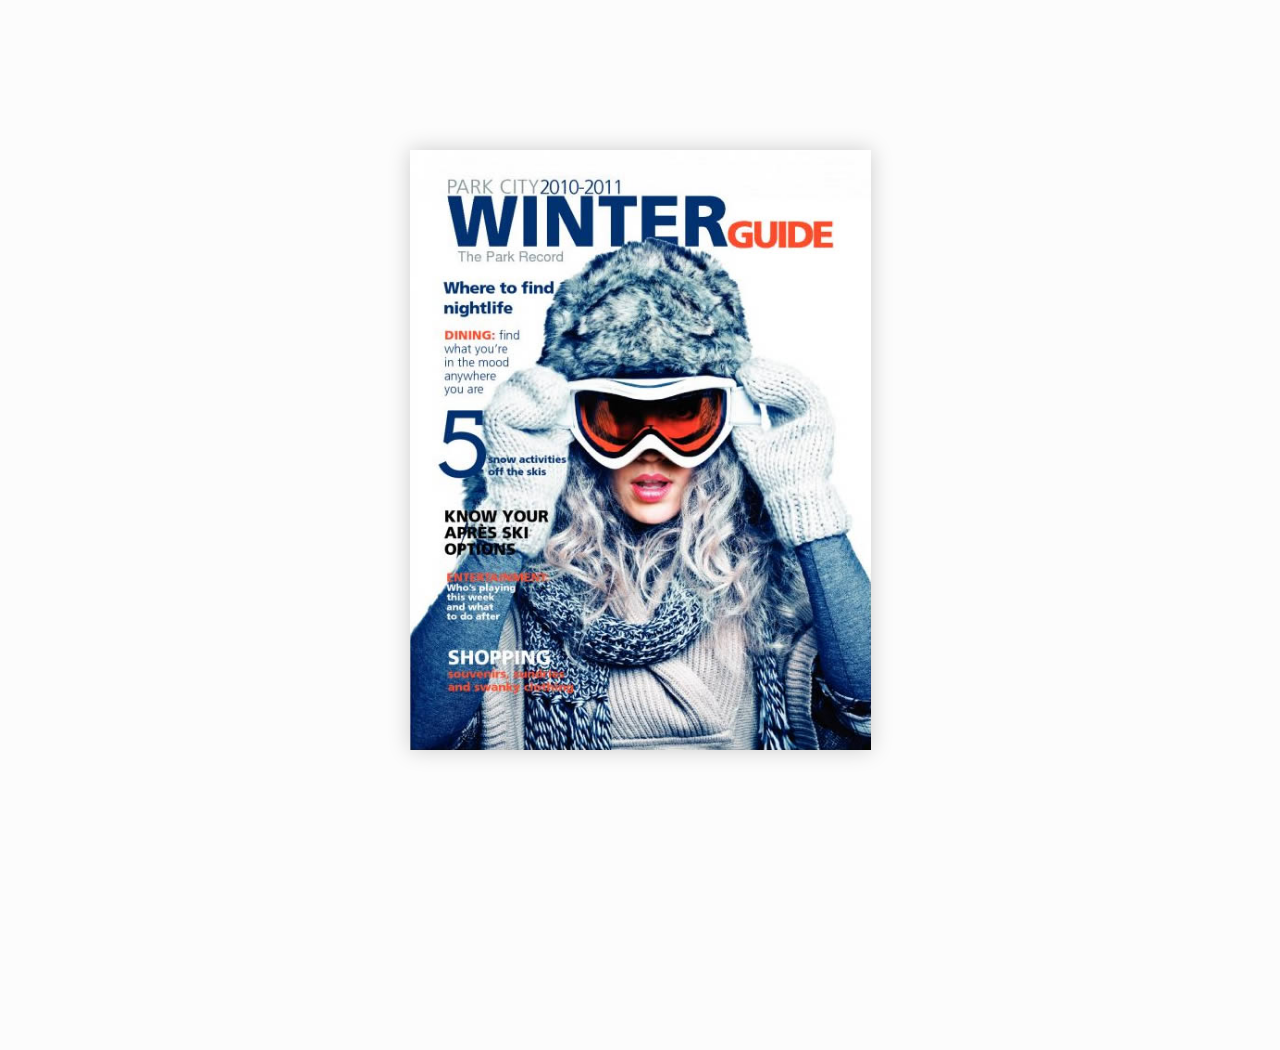
<file: turnjs4/samples/basic/index.html>
<!doctype html>
<!--[if lt IE 7 ]> <html lang="en" class="ie6"> <![endif]-->
<!--[if IE 7 ]>    <html lang="en" class="ie7"> <![endif]-->
<!--[if IE 8 ]>    <html lang="en" class="ie8"> <![endif]-->
<!--[if IE 9 ]>    <html lang="en" class="ie9"> <![endif]-->
<!--[if !IE]><!--> <html lang="en"> <!--<![endif]-->
<head>
<meta name="viewport" content="width = 1050, user-scalable = no" />
<script type="text/javascript" src="../../extras/jquery.min.1.7.js"></script>
<script type="text/javascript" src="../../extras/modernizr.2.5.3.min.js"></script>
</head>
<body>

<div class="flipbook-viewport">
	<div class="container">
		<div class="flipbook">
			<div style="background-image:url(pages/1.jpg)"></div>
			<div style="background-image:url(pages/2.jpg)"></div>
			<div style="background-image:url(pages/3.jpg)"></div>
			<div style="background-image:url(pages/4.jpg)"></div>
			<div style="background-image:url(pages/5.jpg)"></div>
			<div style="background-image:url(pages/6.jpg)"></div>
			<div style="background-image:url(pages/7.jpg)"></div>
			<div style="background-image:url(pages/8.jpg)"></div>
			<div style="background-image:url(pages/9.jpg)"></div>
			<div style="background-image:url(pages/10.jpg)"></div>
			<div style="background-image:url(pages/11.jpg)"></div>
			<div style="background-image:url(pages/12.jpg)"></div>
		</div>
	</div>
</div>


<script type="text/javascript">

function loadApp() {

	// Create the flipbook

	$('.flipbook').turn({
			// Width

			width:922,
			
			// Height

			height:600,

			// Elevation

			elevation: 50,
			
			// Enable gradients

			gradients: true,
			
			// Auto center this flipbook

			autoCenter: true

	});
}

// Load the HTML4 version if there's not CSS transform

yepnope({
	test : Modernizr.csstransforms,
	yep: ['../../lib/turn.js'],
	nope: ['../../lib/turn.html4.min.js'],
	both: ['css/basic.css'],
	complete: loadApp
});

</script>

</body>
</html>
</file>
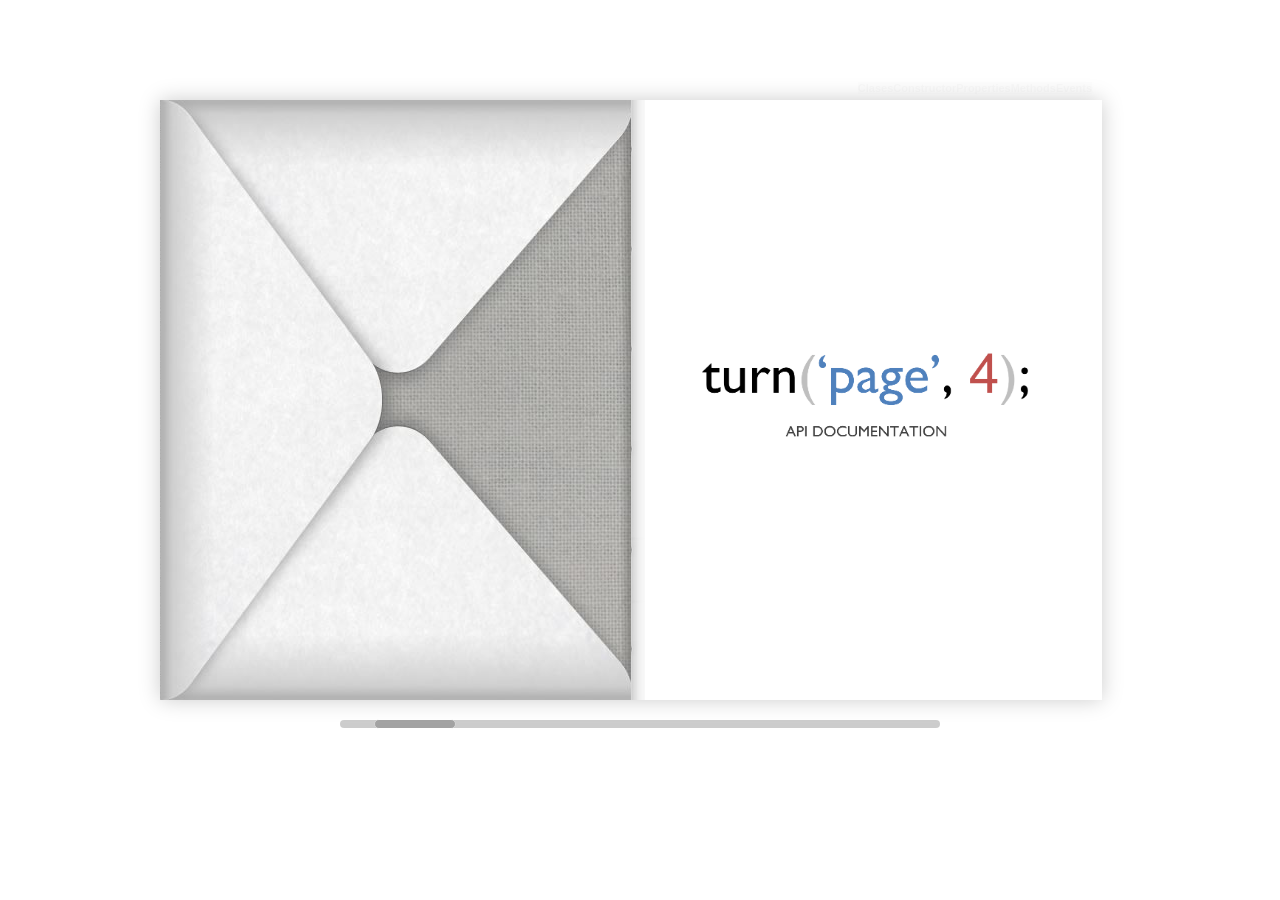
<file: turnjs4/samples/docs/index.html>
<!doctype html>
<!--[if lt IE 7 ]> <html lang="en" class="ie6"> <![endif]-->
<!--[if IE 7 ]>    <html lang="en" class="ie7"> <![endif]-->
<!--[if IE 8 ]>    <html lang="en" class="ie8"> <![endif]-->
<!--[if IE 9 ]>    <html lang="en" class="ie9"> <![endif]-->
<!--[if !IE]><!--> <html lang="en"> <!--<![endif]-->
<head>
<script type="text/javascript" src="../../extras/jquery.min.1.7.js"></script>
<script type="text/javascript" src="../../extras/jquery-ui-1.8.20.custom.min.js"></script>
<script type="text/javascript" src="../../extras/jquery.mousewheel.min.js"></script>
<script type="text/javascript" src="../../extras/modernizr.2.5.3.min.js"></script>
<script type="text/javascript" src="../../lib/hash.js"></script>

</head>
<body>

<div id="canvas">
	<div id="book-zoom">
		<div class="sample-docs">
			<div ignore="1" class="tabs"><div class="left">  </div> <div class="right"> </div></div>
			<div class="hard"></div>
			<div class="hard"></div>
			<div class="hard p29"></div>
			<div class="hard p30"></div>
		</div>
	</div>


	<div id="slider-bar" class="turnjs-slider">
		<div id="slider"></div>
	</div>
</div>


<script type="text/javascript">

function loadApp() {

	var flipbook = $('.sample-docs');

	// Check if the CSS was already loaded
	
	if (flipbook.width()==0 || flipbook.height()==0) {
		setTimeout(loadApp, 10);
		return;
	}

	// Mousewheel

	$('#book-zoom').mousewheel(function(event, delta, deltaX, deltaY) {

		var data = $(this).data(),
			step = 30,
			flipbook = $('.sample-docs'),
			actualPos = $('#slider').slider('value')*step;

		if (typeof(data.scrollX)==='undefined') {
			data.scrollX = actualPos;
			data.scrollPage = flipbook.turn('page');
		}

		data.scrollX = Math.min($( "#slider" ).slider('option', 'max')*step,
			Math.max(0, data.scrollX + deltaX));

		var actualView = Math.round(data.scrollX/step),
			page = Math.min(flipbook.turn('pages'), Math.max(1, actualView*2 - 2));

		if ($.inArray(data.scrollPage, flipbook.turn('view', page))==-1) {
			data.scrollPage = page;
			flipbook.turn('page', page);
		}

		if (data.scrollTimer)
			clearInterval(data.scrollTimer);
		
		data.scrollTimer = setTimeout(function(){
			data.scrollX = undefined;
			data.scrollPage = undefined;
			data.scrollTimer = undefined;
		}, 1000);

	});

	// Slider

	$( "#slider" ).slider({
		min: 1,
		max: 100,

		start: function(event, ui) {
			if (!window._thumbPreview) {
				_thumbPreview = $('<div />', {'class': 'thumbnail'}).html('<div></div>');
				setPreview(ui.value);
				_thumbPreview.appendTo($(ui.handle));
			} else
				setPreview(ui.value);

			moveBar(false);
		},

		slide: function(event, ui) {
			setPreview(ui.value);
		},

		stop: function() {
			if (window._thumbPreview)
				_thumbPreview.removeClass('show');
			
			$('.sample-docs').turn('page', Math.max(1, $(this).slider('value')*2 - 2));
		}
	});


	// URIs
	
	Hash.on('^page\/([0-9]*)$', {
		yep: function(path, parts) {
			var page = parts[1];

			if (page!==undefined) {
				if ($('.sample-docs').turn('is'))
					$('.sample-docs').turn('page', page);
			}

		},
		nop: function(path) {

			if ($('.sample-docs').turn('is'))
				$('.sample-docs').turn('page', 1);
		}
	});

	// Arrows

	$(document).keydown(function(e){

		var previous = 37, next = 39;

		switch (e.keyCode) {
			case previous:

				$('.sample-docs').turn('previous');

			break;
			case next:
				
				$('.sample-docs').turn('next');

			break;
		}

	});

	// Create the flipbook

	flipbook.turn({
		elevation: 50,
		acceleration: false,
		gradients: true,
		autoCenter: true,
		duration: 1000,
		pages: 30,
		when: {

		turning: function(e, page, view) {
			
			var book = $(this),
			currentPage = book.turn('page'),
			pages = book.turn('pages');
				
			if (currentPage>3 && currentPage<pages-3) {
				if (page==1) {
					book.turn('page', 2).turn('stop').turn('page', page);
					e.preventDefault();
					return;
				} else if (page==pages) {
					book.turn('page', pages-1).turn('stop').turn('page', page);
					e.preventDefault();
					return;
				}
			} else if (page>3 && page<pages-3) {
				if (currentPage==1) {
					book.turn('page', 2).turn('stop').turn('page', page);
					e.preventDefault();
					return;
				} else if (currentPage==pages) {
					book.turn('page', pages-1).turn('stop').turn('page', page);
					e.preventDefault();
					return;
				}
			}

			Hash.go('page/'+page).update();

			if (page==1 || page==pages)
				$('.sample-docs .tabs').hide();
			

		},

		turned: function(e, page, view) {

			var book = $(this);

			$('#slider').slider('value', getViewNumber(book, page));

			if (page!=1 && page!=book.turn('pages'))
				$('.sample-docs .tabs').fadeIn(500);
			else
				$('.sample-docs .tabs').hide();

			book.turn('center');
			updateTabs();

		},

		start: function(e, pageObj) {
	
			moveBar(true);

		},

		end: function(e, pageObj) {
		
			var book = $(this);

			setTimeout(function() {
				$('#slider').slider('value', getViewNumber(book));
			}, 1);

			moveBar(false);

		},

		missing: function (e, pages) {

			for (var i = 0; i < pages.length; i++)
				addPage(pages[i], $(this));

		}
	}
	}). turn('page', 2);


	$('#slider').slider('option', 'max', numberOfViews(flipbook));

	flipbook.addClass('animated');


	// Show canvas

	$('#canvas').css({visibility: 'visible'});
}

// Hide canvas

$('#canvas').css({visibility: 'hidden'});

yepnope({
	test: Modernizr.csstransforms,
	yep: ['../../lib/turn.min.js', 'css/jquery.ui.css'],
	nope: ['../../lib/turn.html4.min.js', 'css/jquery.ui.html4.css'],
	both: ['css/docs.css', 'js/docs.js'],
	complete: loadApp
});

</script>

</body>
</html>
</file>
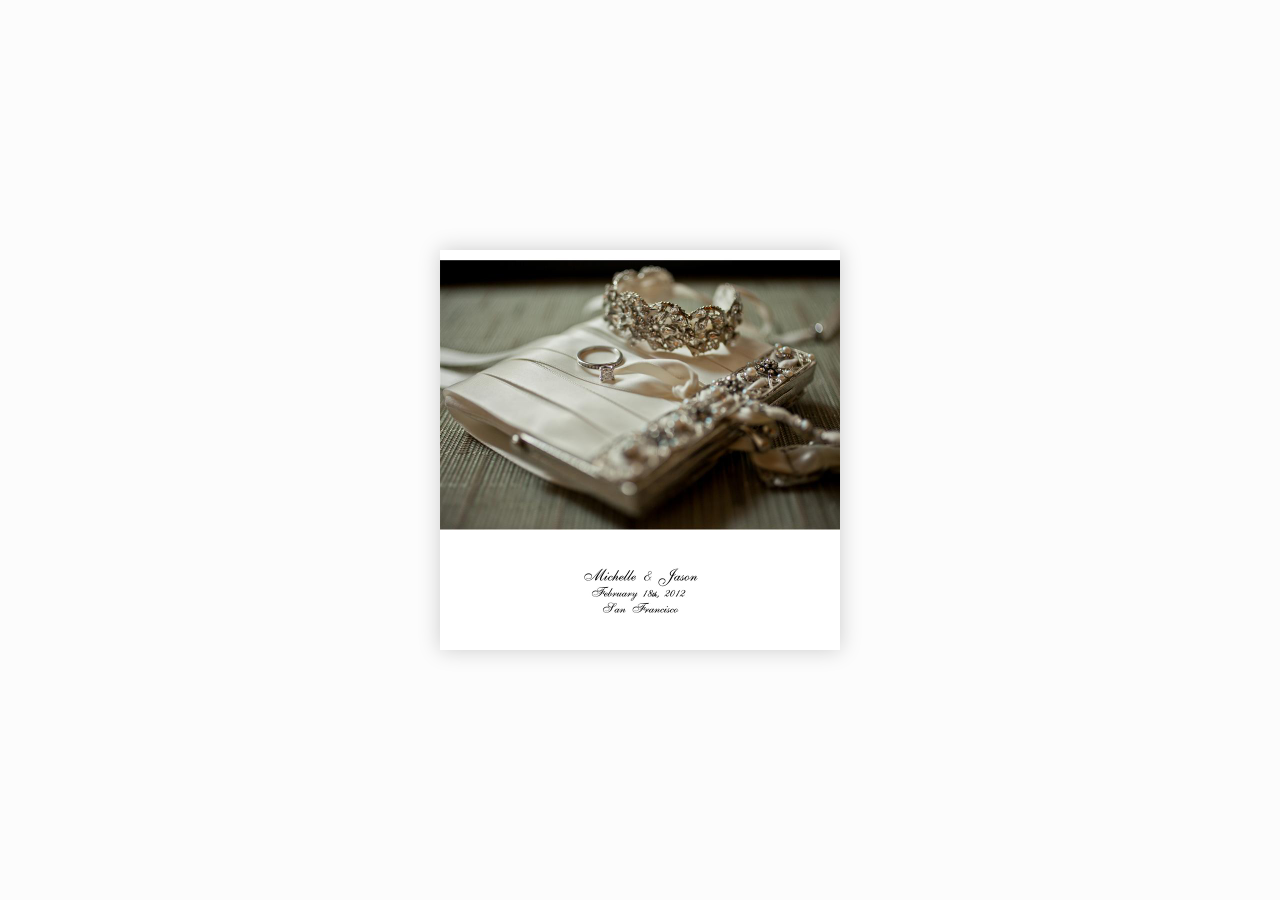
<file: turnjs4/samples/double-page/index.html>
<!doctype html>
<!--[if lt IE 7 ]> <html lang="en" class="ie6"> <![endif]-->
<!--[if IE 7 ]>    <html lang="en" class="ie7"> <![endif]-->
<!--[if IE 8 ]>    <html lang="en" class="ie8"> <![endif]-->
<!--[if IE 9 ]>    <html lang="en" class="ie9"> <![endif]-->
<!--[if !IE]><!--> <html lang="en"> <!--<![endif]-->
<head>
<meta name="viewport" content="width = 1050, user-scalable = no" />
<script type="text/javascript" src="../../extras/jquery.min.1.7.js"></script>
<script type="text/javascript" src="../../extras/modernizr.2.5.3.min.js"></script>
</head>
<body>

<div class="flipbook-viewport">
	<div class="container">
		<div class="flipbook">
			<div class="page" style="background-image:url(pages/1.jpg)"></div>
			<div class="double" style="background-image:url(pages/2.jpg)"></div>
			<div class="double" style="background-image:url(pages/3.jpg)"></div>
			<div class="double" style="background-image:url(pages/4.jpg)"></div>
			<div class="double" style="background-image:url(pages/5.jpg)"></div>
			<div class="double" style="background-image:url(pages/6.jpg)"></div>
			<div class="page" style="background-image:url(pages/7.jpg)"></div>
		</div>
	</div>
</div>


<script type="text/javascript">

function loadApp() {

	var flipbook = $('.flipbook');

 	// Check if the CSS was already loaded
	
	if (flipbook.width()==0 || flipbook.height()==0) {
		setTimeout(loadApp, 10);
		return;
	}

	$('.flipbook .double').scissor();

	// Create the flipbook

	$('.flipbook').turn({
			// Elevation

			elevation: 50,
			
			// Enable gradients

			gradients: true,
			
			// Auto center this flipbook

			autoCenter: true

	});
}

// Load the HTML4 version if there's not CSS transform

yepnope({
	test : Modernizr.csstransforms,
	yep: ['../../lib/turn.min.js'],
	nope: ['../../lib/turn.html4.min.js'],
	both: ['../../lib/scissor.min.js', 'css/double-page.css'],
	complete: loadApp
});

</script>

</body>
</html>
</file>
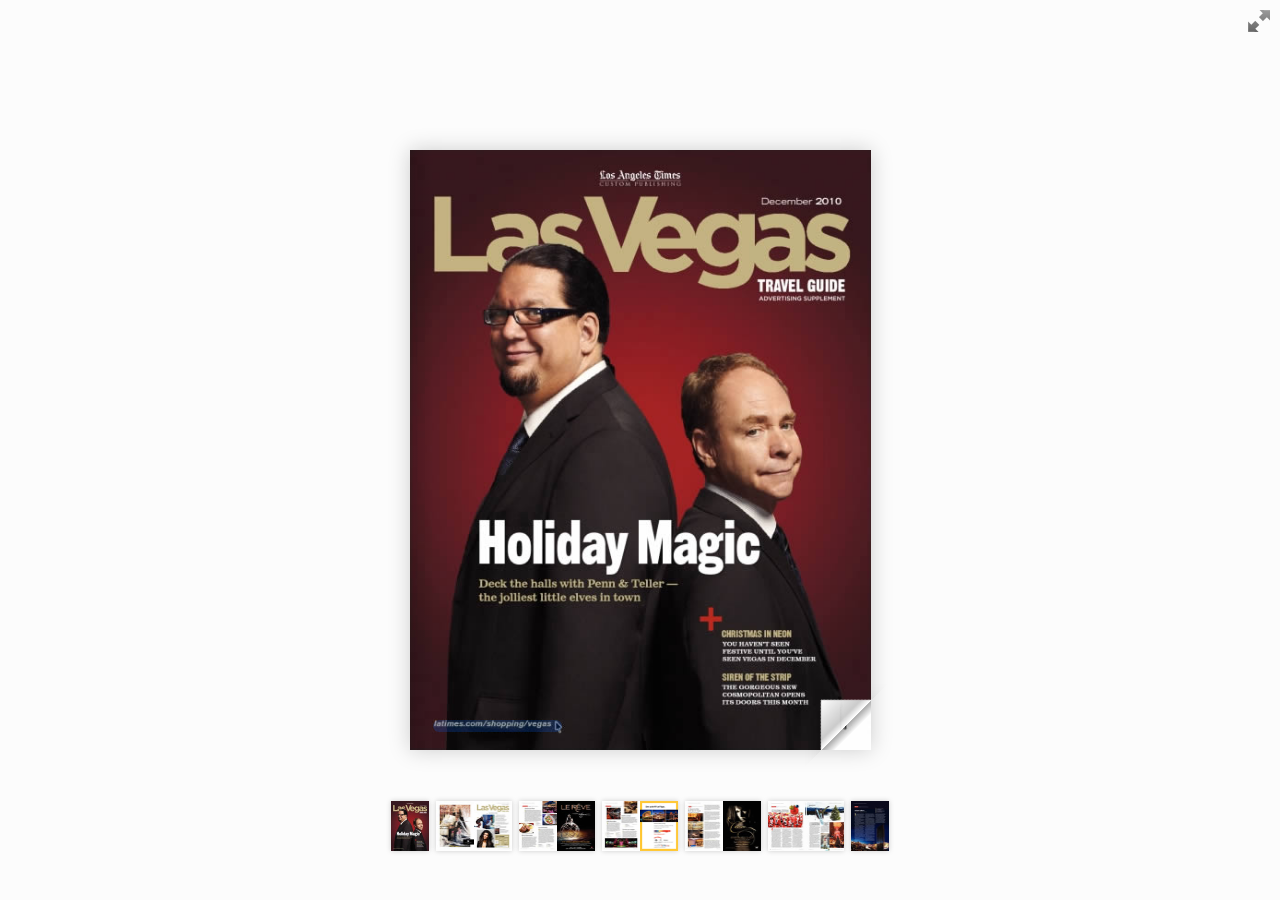
<file: turnjs4/samples/magazine/index.html>
<!doctype html>
<!--[if lt IE 7 ]> <html lang="en" class="ie6"> <![endif]-->
<!--[if IE 7 ]>    <html lang="en" class="ie7"> <![endif]-->
<!--[if IE 8 ]>    <html lang="en" class="ie8"> <![endif]-->
<!--[if IE 9 ]>    <html lang="en" class="ie9"> <![endif]-->
<!--[if !IE]><!--> <html lang="en"> <!--<![endif]-->
<head>
<title>Using turn.js and the new zoom feature</title>
<meta name="viewport" content="width = 1050, user-scalable = no" />
<script type="text/javascript" src="../../extras/jquery.min.1.7.js"></script>
<script type="text/javascript" src="../../extras/modernizr.2.5.3.min.js"></script>
<script type="text/javascript" src="../../lib/hash.js"></script>

</head>
<body>

<div id="canvas">

<div class="zoom-icon zoom-icon-in"></div>

<div class="magazine-viewport">
	<div class="container">
		<div class="magazine">
			<!-- Next button -->
			<div ignore="1" class="next-button"></div>
			<!-- Previous button -->
			<div ignore="1" class="previous-button"></div>
		</div>
	</div>
</div>

<!-- Thumbnails -->
<div class="thumbnails">
	<div>
		<ul>
			<li class="i">
				<img src="pages/1-thumb.jpg" width="76" height="100" class="page-1">
				<span>1</span>
			</li>
			<li class="d">
				<img src="pages/2-thumb.jpg" width="76" height="100" class="page-2">
				<img src="pages/3-thumb.jpg" width="76" height="100" class="page-3">
				<span>2-3</span>
			</li>
			<li class="d">
				<img src="pages/4-thumb.jpg" width="76" height="100" class="page-4">
				<img src="pages/5-thumb.jpg" width="76" height="100" class="page-5">
				<span>4-5</span>
			</li>
			<li class="d">
				<img src="pages/6-thumb.jpg" width="76" height="100" class="page-6">
				<img src="pages/7-thumb.jpg" width="76" height="100" class="page-7">
				<span>6-7</span>
			</li>
			<li class="d">
				<img src="pages/8-thumb.jpg" width="76" height="100" class="page-8">
				<img src="pages/9-thumb.jpg" width="76" height="100" class="page-9">
				<span>8-9</span>
			</li>
			<li class="d">
				<img src="pages/10-thumb.jpg" width="76" height="100" class="page-10">
				<img src="pages/11-thumb.jpg" width="76" height="100" class="page-11">
				<span>10-11</span>
			</li>
			<li class="i">
				<img src="pages/12-thumb.jpg" width="76" height="100" class="page-12">
				<span>12</span>
			</li>
		<ul>
	<div>	
</div>
</div>

<script type="text/javascript">

function loadApp() {

 	$('#canvas').fadeIn(1000);

 	var flipbook = $('.magazine');

 	// Check if the CSS was already loaded
	
	if (flipbook.width()==0 || flipbook.height()==0) {
		setTimeout(loadApp, 10);
		return;
	}
	
	// Create the flipbook

	flipbook.turn({
			
			// Magazine width

			width: 922,

			// Magazine height

			height: 600,

			// Duration in millisecond

			duration: 1000,

			// Hardware acceleration

			acceleration: !isChrome(),

			// Enables gradients

			gradients: true,
			
			// Auto center this flipbook

			autoCenter: true,

			// Elevation from the edge of the flipbook when turning a page

			elevation: 50,

			// The number of pages

			pages: 12,

			// Events

			when: {
				turning: function(event, page, view) {
					
					var book = $(this),
					currentPage = book.turn('page'),
					pages = book.turn('pages');
			
					// Update the current URI

					Hash.go('page/' + page).update();

					// Show and hide navigation buttons

					disableControls(page);
					

					$('.thumbnails .page-'+currentPage).
						parent().
						removeClass('current');

					$('.thumbnails .page-'+page).
						parent().
						addClass('current');



				},

				turned: function(event, page, view) {

					disableControls(page);

					$(this).turn('center');

					if (page==1) { 
						$(this).turn('peel', 'br');
					}

				},

				missing: function (event, pages) {

					// Add pages that aren't in the magazine

					for (var i = 0; i < pages.length; i++)
						addPage(pages[i], $(this));

				}
			}

	});

	// Zoom.js

	$('.magazine-viewport').zoom({
		flipbook: $('.magazine'),

		max: function() { 
			
			return largeMagazineWidth()/$('.magazine').width();

		}, 

		when: {

			swipeLeft: function() {

				$(this).zoom('flipbook').turn('next');

			},

			swipeRight: function() {
				
				$(this).zoom('flipbook').turn('previous');

			},

			resize: function(event, scale, page, pageElement) {

				if (scale==1)
					loadSmallPage(page, pageElement);
				else
					loadLargePage(page, pageElement);

			},

			zoomIn: function () {

				$('.thumbnails').hide();
				$('.made').hide();
				$('.magazine').removeClass('animated').addClass('zoom-in');
				$('.zoom-icon').removeClass('zoom-icon-in').addClass('zoom-icon-out');
				
				if (!window.escTip && !$.isTouch) {
					escTip = true;

					$('<div />', {'class': 'exit-message'}).
						html('<div>Press ESC to exit</div>').
							appendTo($('body')).
							delay(2000).
							animate({opacity:0}, 500, function() {
								$(this).remove();
							});
				}
			},

			zoomOut: function () {

				$('.exit-message').hide();
				$('.thumbnails').fadeIn();
				$('.made').fadeIn();
				$('.zoom-icon').removeClass('zoom-icon-out').addClass('zoom-icon-in');

				setTimeout(function(){
					$('.magazine').addClass('animated').removeClass('zoom-in');
					resizeViewport();
				}, 0);

			}
		}
	});

	// Zoom event

	if ($.isTouch)
		$('.magazine-viewport').bind('zoom.doubleTap', zoomTo);
	else
		$('.magazine-viewport').bind('zoom.tap', zoomTo);


	// Using arrow keys to turn the page

	$(document).keydown(function(e){

		var previous = 37, next = 39, esc = 27;

		switch (e.keyCode) {
			case previous:

				// left arrow
				$('.magazine').turn('previous');
				e.preventDefault();

			break;
			case next:

				//right arrow
				$('.magazine').turn('next');
				e.preventDefault();

			break;
			case esc:
				
				$('.magazine-viewport').zoom('zoomOut');	
				e.preventDefault();

			break;
		}
	});

	// URIs - Format #/page/1 

	Hash.on('^page\/([0-9]*)$', {
		yep: function(path, parts) {
			var page = parts[1];

			if (page!==undefined) {
				if ($('.magazine').turn('is'))
					$('.magazine').turn('page', page);
			}

		},
		nop: function(path) {

			if ($('.magazine').turn('is'))
				$('.magazine').turn('page', 1);
		}
	});


	$(window).resize(function() {
		resizeViewport();
	}).bind('orientationchange', function() {
		resizeViewport();
	});

	// Events for thumbnails

	$('.thumbnails').click(function(event) {
		
		var page;

		if (event.target && (page=/page-([0-9]+)/.exec($(event.target).attr('class'))) ) {
		
			$('.magazine').turn('page', page[1]);
		}
	});

	$('.thumbnails li').
		bind($.mouseEvents.over, function() {
			
			$(this).addClass('thumb-hover');

		}).bind($.mouseEvents.out, function() {
			
			$(this).removeClass('thumb-hover');

		});

	if ($.isTouch) {
	
		$('.thumbnails').
			addClass('thumbanils-touch').
			bind($.mouseEvents.move, function(event) {
				event.preventDefault();
			});

	} else {

		$('.thumbnails ul').mouseover(function() {

			$('.thumbnails').addClass('thumbnails-hover');

		}).mousedown(function() {

			return false;

		}).mouseout(function() {

			$('.thumbnails').removeClass('thumbnails-hover');

		});

	}


	// Regions

	if ($.isTouch) {
		$('.magazine').bind('touchstart', regionClick);
	} else {
		$('.magazine').click(regionClick);
	}

	// Events for the next button

	$('.next-button').bind($.mouseEvents.over, function() {
		
		$(this).addClass('next-button-hover');

	}).bind($.mouseEvents.out, function() {
		
		$(this).removeClass('next-button-hover');

	}).bind($.mouseEvents.down, function() {
		
		$(this).addClass('next-button-down');

	}).bind($.mouseEvents.up, function() {
		
		$(this).removeClass('next-button-down');

	}).click(function() {
		
		$('.magazine').turn('next');

	});

	// Events for the next button
	
	$('.previous-button').bind($.mouseEvents.over, function() {
		
		$(this).addClass('previous-button-hover');

	}).bind($.mouseEvents.out, function() {
		
		$(this).removeClass('previous-button-hover');

	}).bind($.mouseEvents.down, function() {
		
		$(this).addClass('previous-button-down');

	}).bind($.mouseEvents.up, function() {
		
		$(this).removeClass('previous-button-down');

	}).click(function() {
		
		$('.magazine').turn('previous');

	});


	resizeViewport();

	$('.magazine').addClass('animated');

}

// Zoom icon

 $('.zoom-icon').bind('mouseover', function() { 
 	
 	if ($(this).hasClass('zoom-icon-in'))
 		$(this).addClass('zoom-icon-in-hover');

 	if ($(this).hasClass('zoom-icon-out'))
 		$(this).addClass('zoom-icon-out-hover');
 
 }).bind('mouseout', function() { 
 	
 	 if ($(this).hasClass('zoom-icon-in'))
 		$(this).removeClass('zoom-icon-in-hover');
 	
 	if ($(this).hasClass('zoom-icon-out'))
 		$(this).removeClass('zoom-icon-out-hover');

 }).bind('click', function() {

 	if ($(this).hasClass('zoom-icon-in'))
 		$('.magazine-viewport').zoom('zoomIn');
 	else if ($(this).hasClass('zoom-icon-out'))	
		$('.magazine-viewport').zoom('zoomOut');

 });

 $('#canvas').hide();


// Load the HTML4 version if there's not CSS transform

yepnope({
	test : Modernizr.csstransforms,
	yep: ['../../lib/turn.js'],
	nope: ['../../lib/turn.html4.min.js'],
	both: ['../../lib/zoom.min.js', 'js/magazine.js', 'css/magazine.css'],
	complete: loadApp
});

</script>

</body>
</html>
</file>
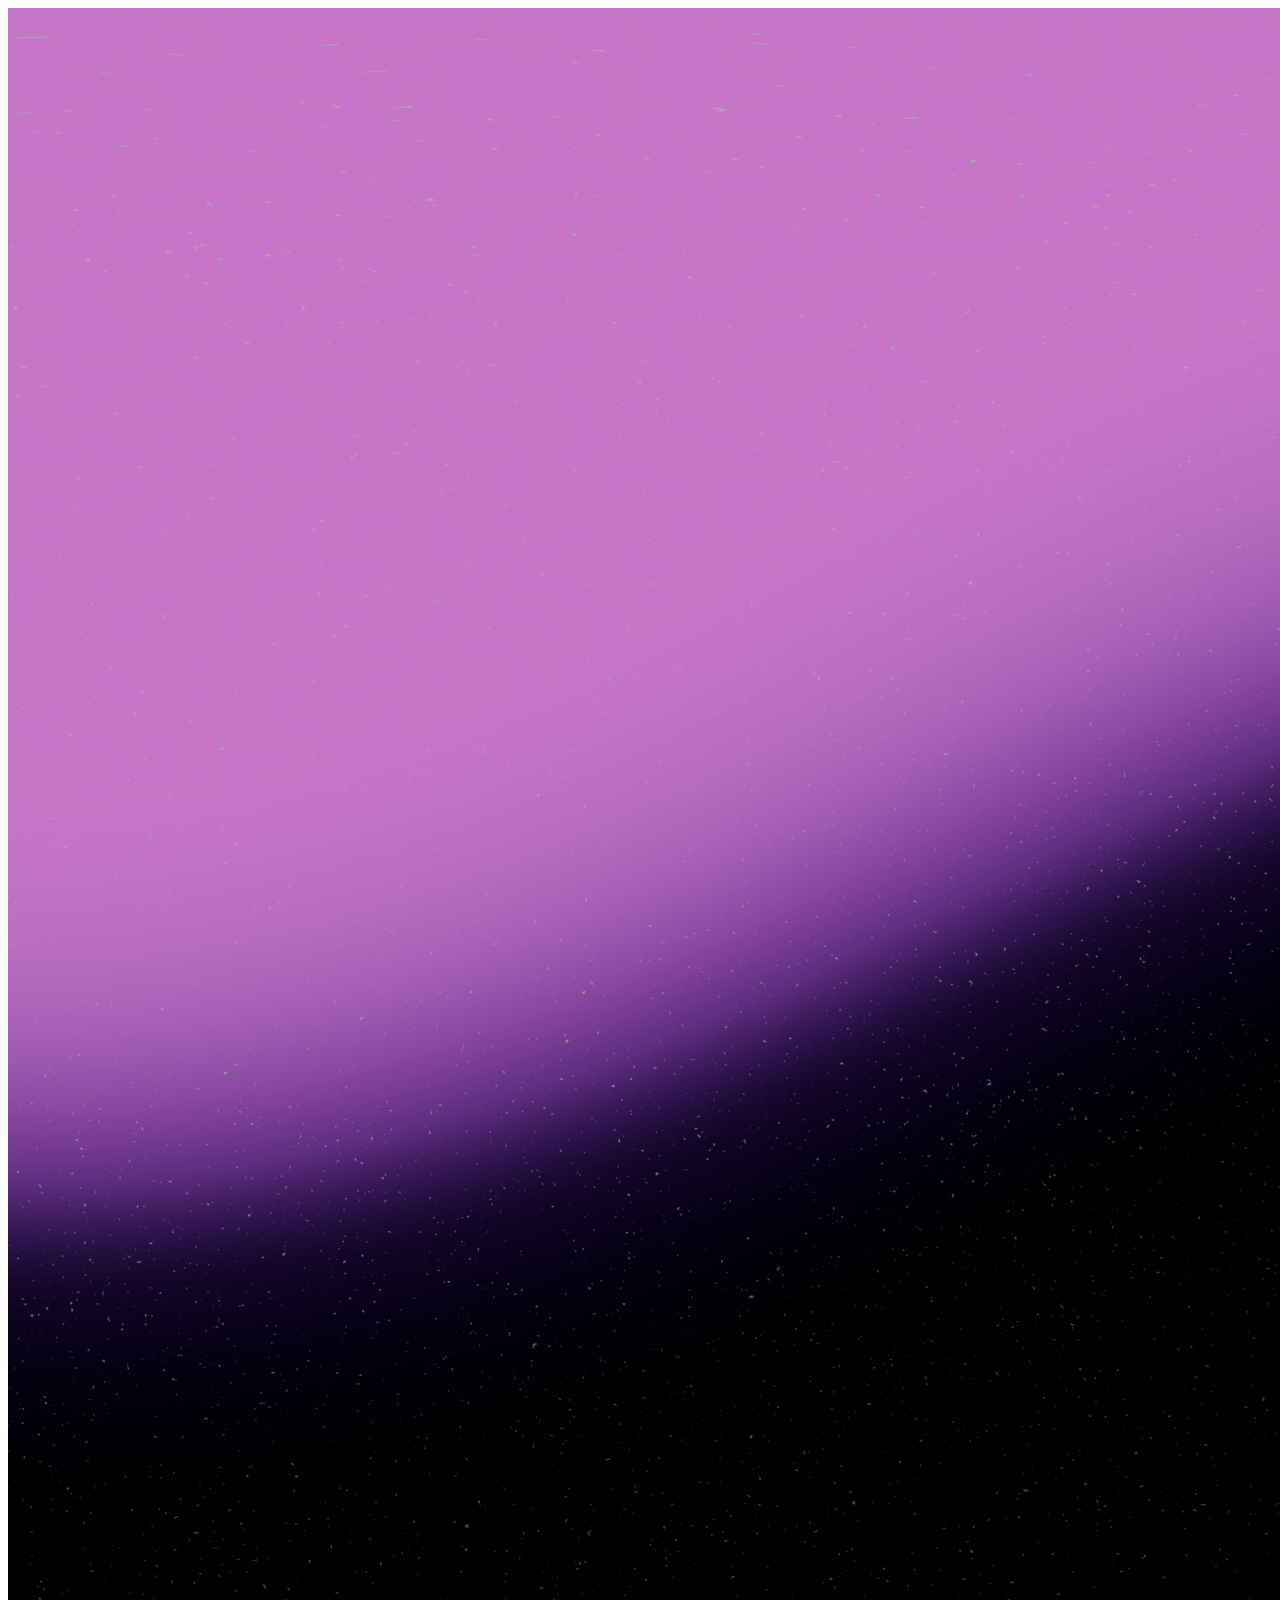
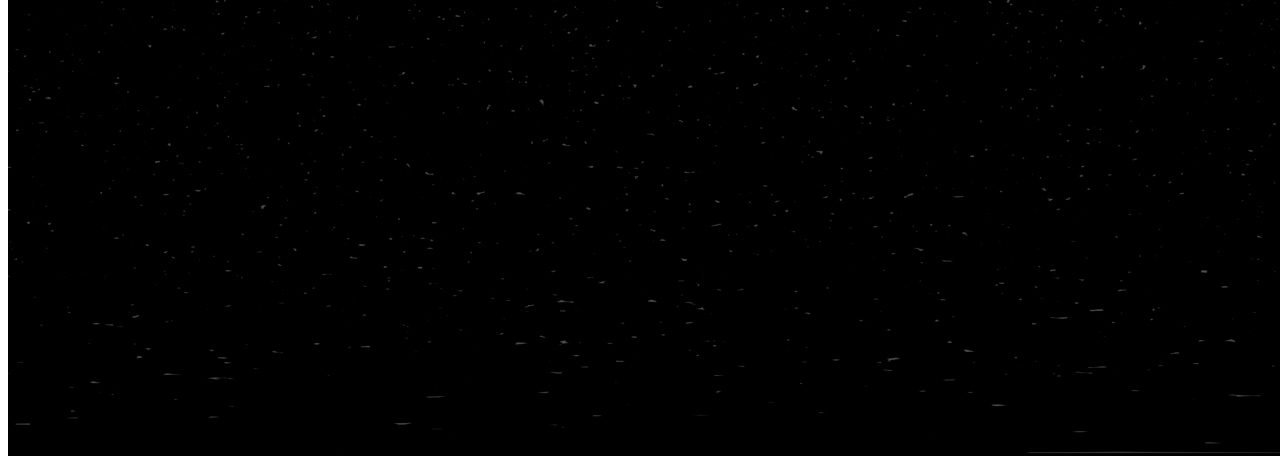
<file: page2.html>
<!DOCTYPE html>
<html>
<head>
    <meta charset="utf-8">
    <title>Maze</title>
    <script src="https://aframe.io/releases/1.8.0/aframe.min.js"></script>
</head>

<body>
 <script>
AFRAME.registerComponent('portal-link', {
  tick: function () {

    const camera =
      document.querySelector('[camera]').object3D.position;

    const portal =
      this.el.object3D.position;

    if (camera.distanceTo(portal) < 2) {
      window.location.href = 'index.html';
    }
  }
});
</script>
    <a-scene>

        <a-assets>
            <a-asset-item id="maze" src="maze.glb"></a-asset-item>

            <img
             id="skyTexture"
            src="nightsky.png">

        </a-assets>

        <a-sky
            src="#skyTexture"
            rotation="-15 180 30">
         </a-sky>

        <!-- Maze -->
        <a-entity
            gltf-model="#maze"
            position="0 0 0"
            scale="1 1 1">
        </a-entity>

    <a-sphere
    portal-link
    position="0 3 -10"
    radius="2"
    color="#FF00FF">
</a-sphere>

<a-light
    type="point"
    color="#FF00FF"
    intensity="3"
    position="0 3 -10">
    
</a-light>

        <!-- Camera -->
        <a-camera 
            position="0 1.6 0"
            look-controls="pointerLockEnabled: true"
            ></a-camera>
</body>
</html>
</file>
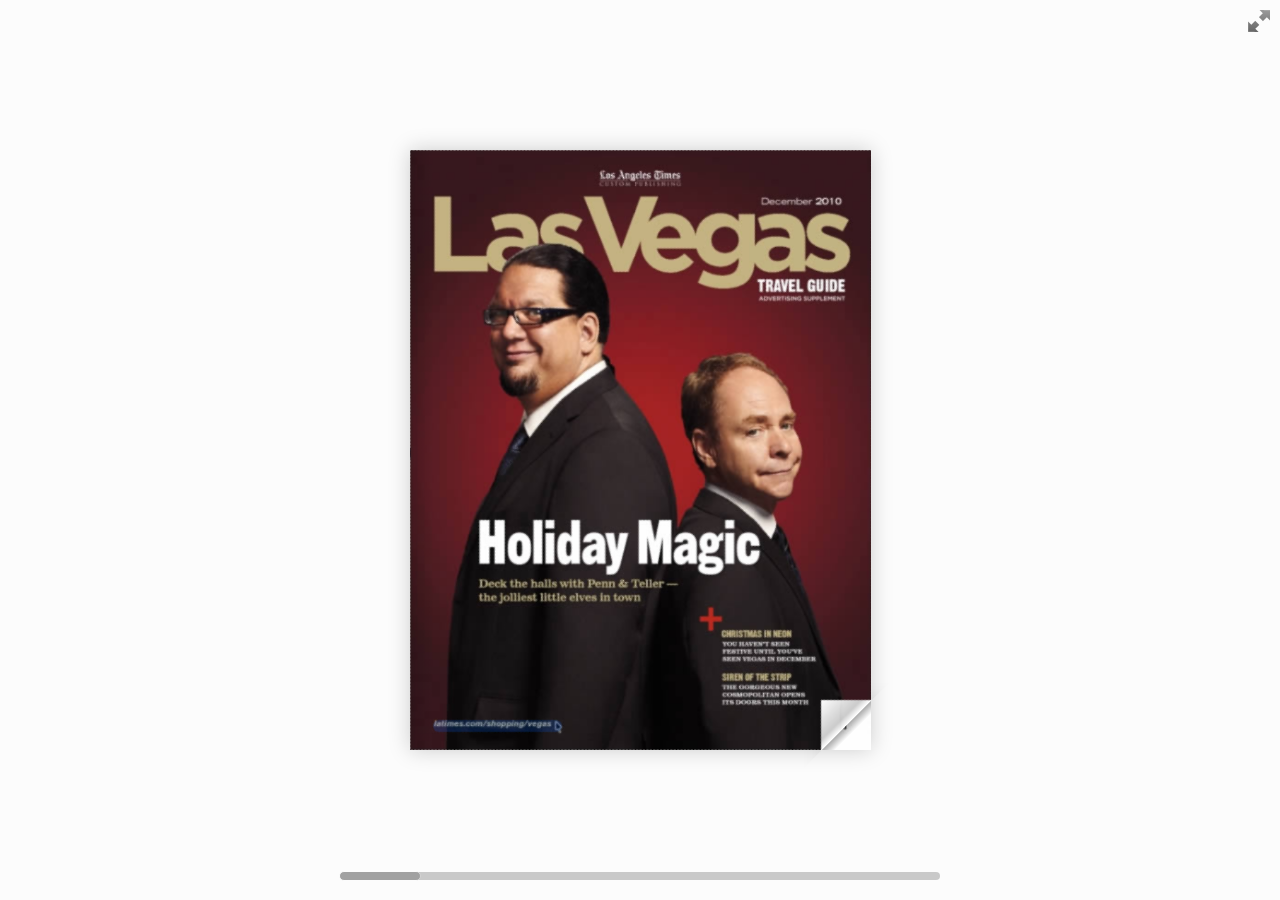
<file: turnjs4/samples/magazine/slider.html>
<!doctype html>
<html lang="en">
<head>
<title>Using turn.js and the new zoom feature</title>
<meta name="viewport" content="width = 1050, user-scalable = no" />
<link rel="icon" type="image/png" href="../../pics/favicon.png" />
<script type="text/javascript" src="../../extras/jquery.min.1.7.js"></script>
<script type="text/javascript" src="../../extras/jquery-ui-1.8.20.custom.min.js"></script>
<script type="text/javascript" src="../../extras/modernizr.2.5.3.min.js"></script>
<script type="text/javascript" src="../../lib/hash.js"></script>
</head>
<body>

<div id="canvas">

<div class="zoom-icon zoom-icon-in"></div>

<div class="magazine-viewport">
	<div class="container">
		<div class="magazine">
			<!-- Next button -->
			<div ignore="1" class="next-button"></div>
			<!-- Previous button -->
			<div ignore="1" class="previous-button"></div>
		</div>
	</div>
	<div class="bottom">
		<div id="slider-bar" class="turnjs-slider">
			<div id="slider"></div>
		</div>
	</div>
</div>

<script type="text/javascript">

function loadApp() {

 	$('#canvas').fadeIn(1000);

 	var flipbook = $('.magazine');

 	// Check if the CSS was already loaded
	
	if (flipbook.width()==0 || flipbook.height()==0) {
		setTimeout(loadApp, 10);
		return;
	}
	
	// Create the flipbook

	flipbook.turn({
			
			// Magazine width

			width: 922,

			// Magazine height

			height: 600,

			// Duration in millisecond

			duration: 1000,

			// Enables gradients

			gradients: true,
			
			// Auto center this flipbook

			autoCenter: true,

			// Elevation from the edge of the flipbook when turning a page

			elevation: 50,

			// The number of pages

			pages: 12,

			// Events

			when: {
				turning: function(event, page, view) {
					
					var book = $(this),
					currentPage = book.turn('page'),
					pages = book.turn('pages');
			
					// Update the current URI

					Hash.go('page/' + page).update();

					// Show and hide navigation buttons

					disableControls(page);

				},

				turned: function(event, page, view) {

					disableControls(page);

					$(this).turn('center');

					$('#slider').slider('value', getViewNumber($(this), page));

					if (page==1) { 
						$(this).turn('peel', 'br');
					}

				},

				missing: function (event, pages) {

					// Add pages that aren't in the magazine

					for (var i = 0; i < pages.length; i++)
						addPage(pages[i], $(this));

				}
			}

	});

	// Zoom.js

	$('.magazine-viewport').zoom({
		flipbook: $('.magazine'),

		max: function() { 
			
			return largeMagazineWidth()/$('.magazine').width();

		}, 

		when: {
			swipeLeft: function() {

				$(this).zoom('flipbook').turn('next');

			},

			swipeRight: function() {
				
				$(this).zoom('flipbook').turn('previous');

			},

			resize: function(event, scale, page, pageElement) {

				if (scale==1)
					loadSmallPage(page, pageElement);
				else
					loadLargePage(page, pageElement);

			},

			zoomIn: function () {

				$('#slider-bar').hide();
				$('.made').hide();
				$('.magazine').removeClass('animated').addClass('zoom-in');
				$('.zoom-icon').removeClass('zoom-icon-in').addClass('zoom-icon-out');
				
				if (!window.escTip && !$.isTouch) {
					escTip = true;

					$('<div />', {'class': 'exit-message'}).
						html('<div>Press ESC to exit</div>').
							appendTo($('body')).
							delay(2000).
							animate({opacity:0}, 500, function() {
								$(this).remove();
							});
				}
			},

			zoomOut: function () {

				$('#slider-bar').fadeIn();
				$('.exit-message').hide();
				$('.made').fadeIn();
				$('.zoom-icon').removeClass('zoom-icon-out').addClass('zoom-icon-in');

				setTimeout(function(){
					$('.magazine').addClass('animated').removeClass('zoom-in');
					resizeViewport();
				}, 0);

			}
		}
	});

	// Zoom event

	if ($.isTouch)
		$('.magazine-viewport').bind('zoom.doubleTap', zoomTo);
	else
		$('.magazine-viewport').bind('zoom.tap', zoomTo);


	// Using arrow keys to turn the page

	$(document).keydown(function(e){

		var previous = 37, next = 39, esc = 27;

		switch (e.keyCode) {
			case previous:

				// left arrow
				$('.magazine').turn('previous');
				e.preventDefault();

			break;
			case next:

				//right arrow
				$('.magazine').turn('next');
				e.preventDefault();

			break;
			case esc:
				
				$('.magazine-viewport').zoom('zoomOut');	
				e.preventDefault();

			break;
		}
	});

	// URIs - Format #/page/1 

	Hash.on('^page\/([0-9]*)$', {
		yep: function(path, parts) {
			var page = parts[1];

			if (page!==undefined) {
				if ($('.magazine').turn('is'))
					$('.magazine').turn('page', page);
			}

		},
		nop: function(path) {

			if ($('.magazine').turn('is'))
				$('.magazine').turn('page', 1);
		}
	});


	$(window).resize(function() {
		resizeViewport();
	}).bind('orientationchange', function() {
		resizeViewport();
	});

	// Regions

	if ($.isTouch) {
		$('.magazine').bind('touchstart', regionClick);
	} else {
		$('.magazine').click(regionClick);
	}

	// Events for the next button

	$('.next-button').bind($.mouseEvents.over, function() {
		
		$(this).addClass('next-button-hover');

	}).bind($.mouseEvents.out, function() {
		
		$(this).removeClass('next-button-hover');

	}).bind($.mouseEvents.down, function() {
		
		$(this).addClass('next-button-down');

	}).bind($.mouseEvents.up, function() {
		
		$(this).removeClass('next-button-down');

	}).click(function() {
		
		$('.magazine').turn('next');

	});

	// Events for the next button
	
	$('.previous-button').bind($.mouseEvents.over, function() {
		
		$(this).addClass('previous-button-hover');

	}).bind($.mouseEvents.out, function() {
		
		$(this).removeClass('previous-button-hover');

	}).bind($.mouseEvents.down, function() {
		
		$(this).addClass('previous-button-down');

	}).bind($.mouseEvents.up, function() {
		
		$(this).removeClass('previous-button-down');

	}).click(function() {
		
		$('.magazine').turn('previous');

	});


	// Slider

	$( "#slider" ).slider({
		min: 1,
		max: numberOfViews(flipbook),

		start: function(event, ui) {

			if (!window._thumbPreview) {
				_thumbPreview = $('<div />', {'class': 'thumbnail'}).html('<div></div>');
				setPreview(ui.value);
				_thumbPreview.appendTo($(ui.handle));
			} else
				setPreview(ui.value);

			moveBar(false);

		},

		slide: function(event, ui) {

			setPreview(ui.value);

		},

		stop: function() {

			if (window._thumbPreview)
				_thumbPreview.removeClass('show');
			
			$('.magazine').turn('page', Math.max(1, $(this).slider('value')*2 - 2));

		}
	});

	resizeViewport();

	$('.magazine').addClass('animated');

}

// Zoom icon

 $('.zoom-icon').bind('mouseover', function() { 
 	
 	if ($(this).hasClass('zoom-icon-in'))
 		$(this).addClass('zoom-icon-in-hover');

 	if ($(this).hasClass('zoom-icon-out'))
 		$(this).addClass('zoom-icon-out-hover');
 
 }).bind('mouseout', function() { 
 	
 	 if ($(this).hasClass('zoom-icon-in'))
 		$(this).removeClass('zoom-icon-in-hover');
 	
 	if ($(this).hasClass('zoom-icon-out'))
 		$(this).removeClass('zoom-icon-out-hover');

 }).bind('click', function() {

 	if ($(this).hasClass('zoom-icon-in'))
 		$('.magazine-viewport').zoom('zoomIn');
 	else if ($(this).hasClass('zoom-icon-out'))	
		$('.magazine-viewport').zoom('zoomOut');

 });

 $('#canvas').hide();


// Load the HTML4 version if there's not CSS transform

yepnope({
	test : Modernizr.csstransforms,
	yep: ['../../lib/turn.min.js'],
	nope: ['../../lib/turn.html4.min.js', 'css/jquery.ui.html4.css'],
	both: ['../../lib/zoom.min.js', 'css/jquery.ui.css', 'js/magazine.js', 'css/magazine.css'],
	complete: loadApp
});

</script>

</body>
</html>
</file>
